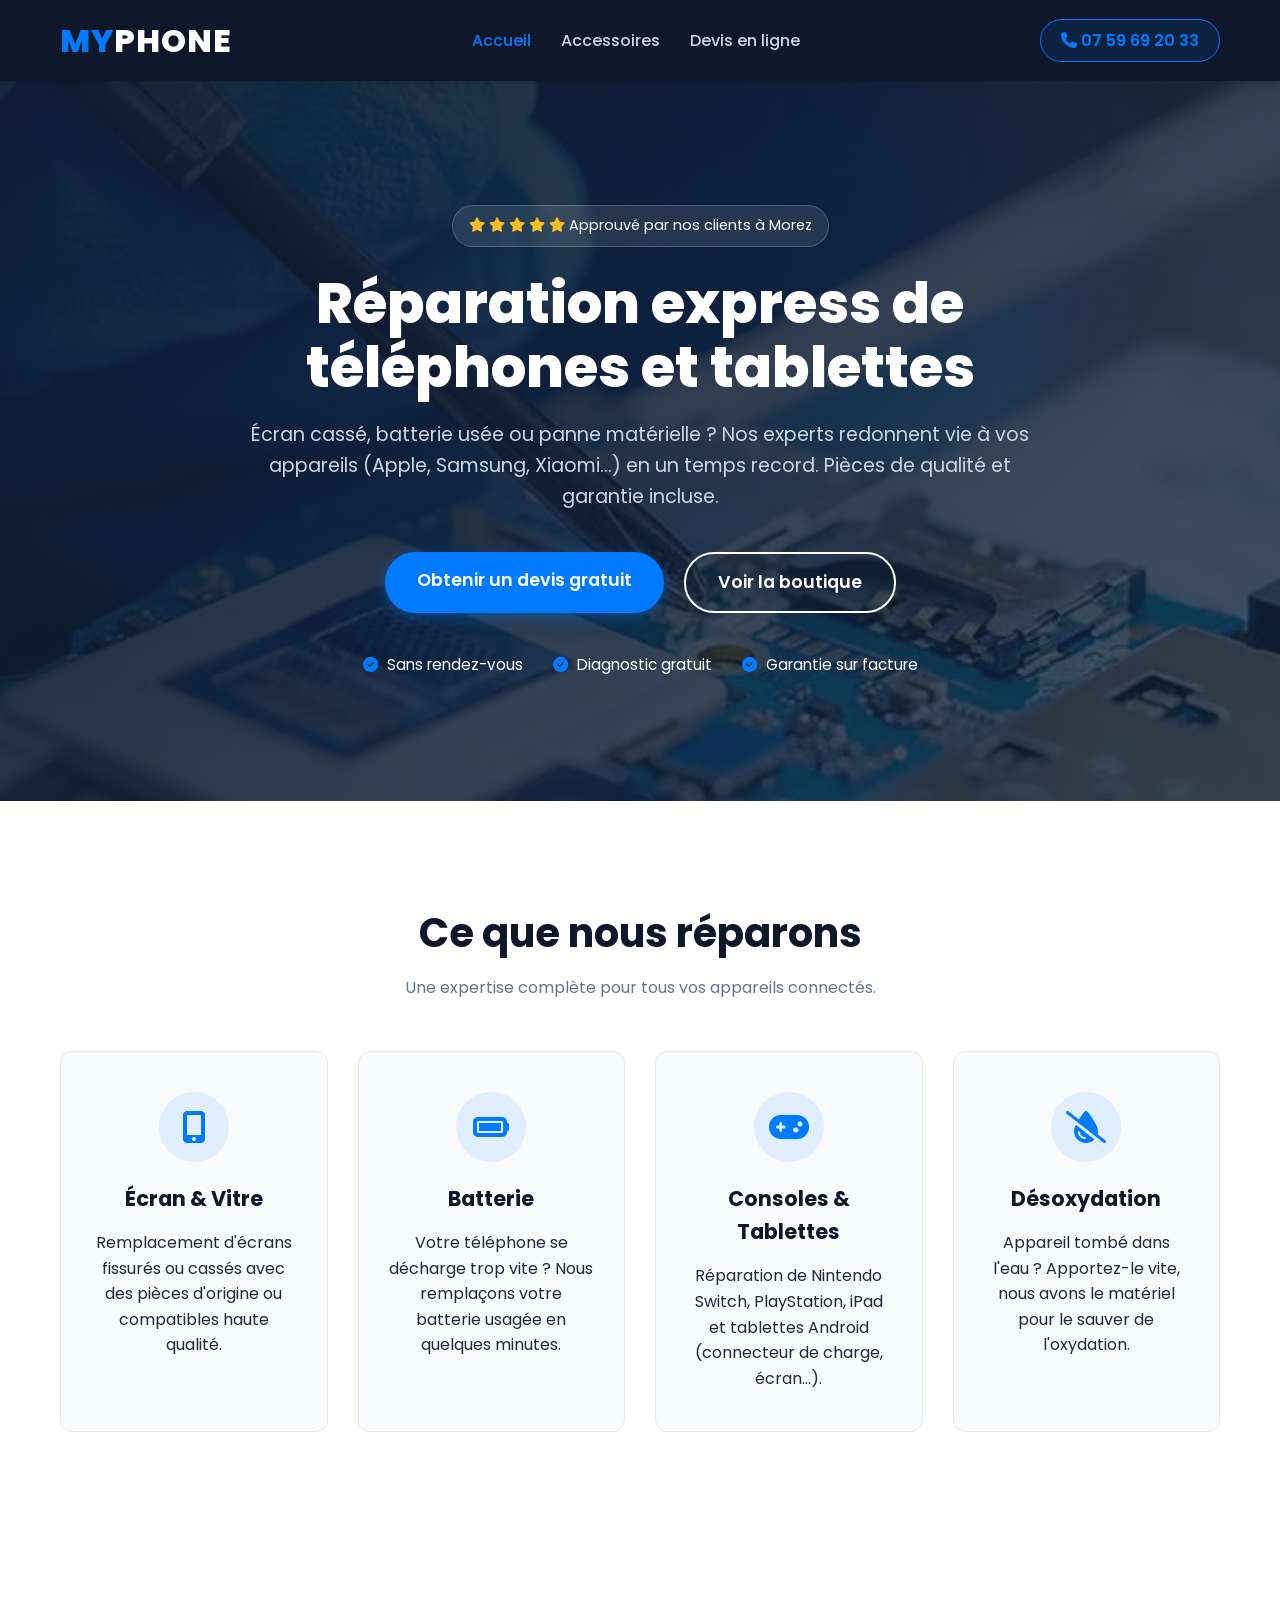
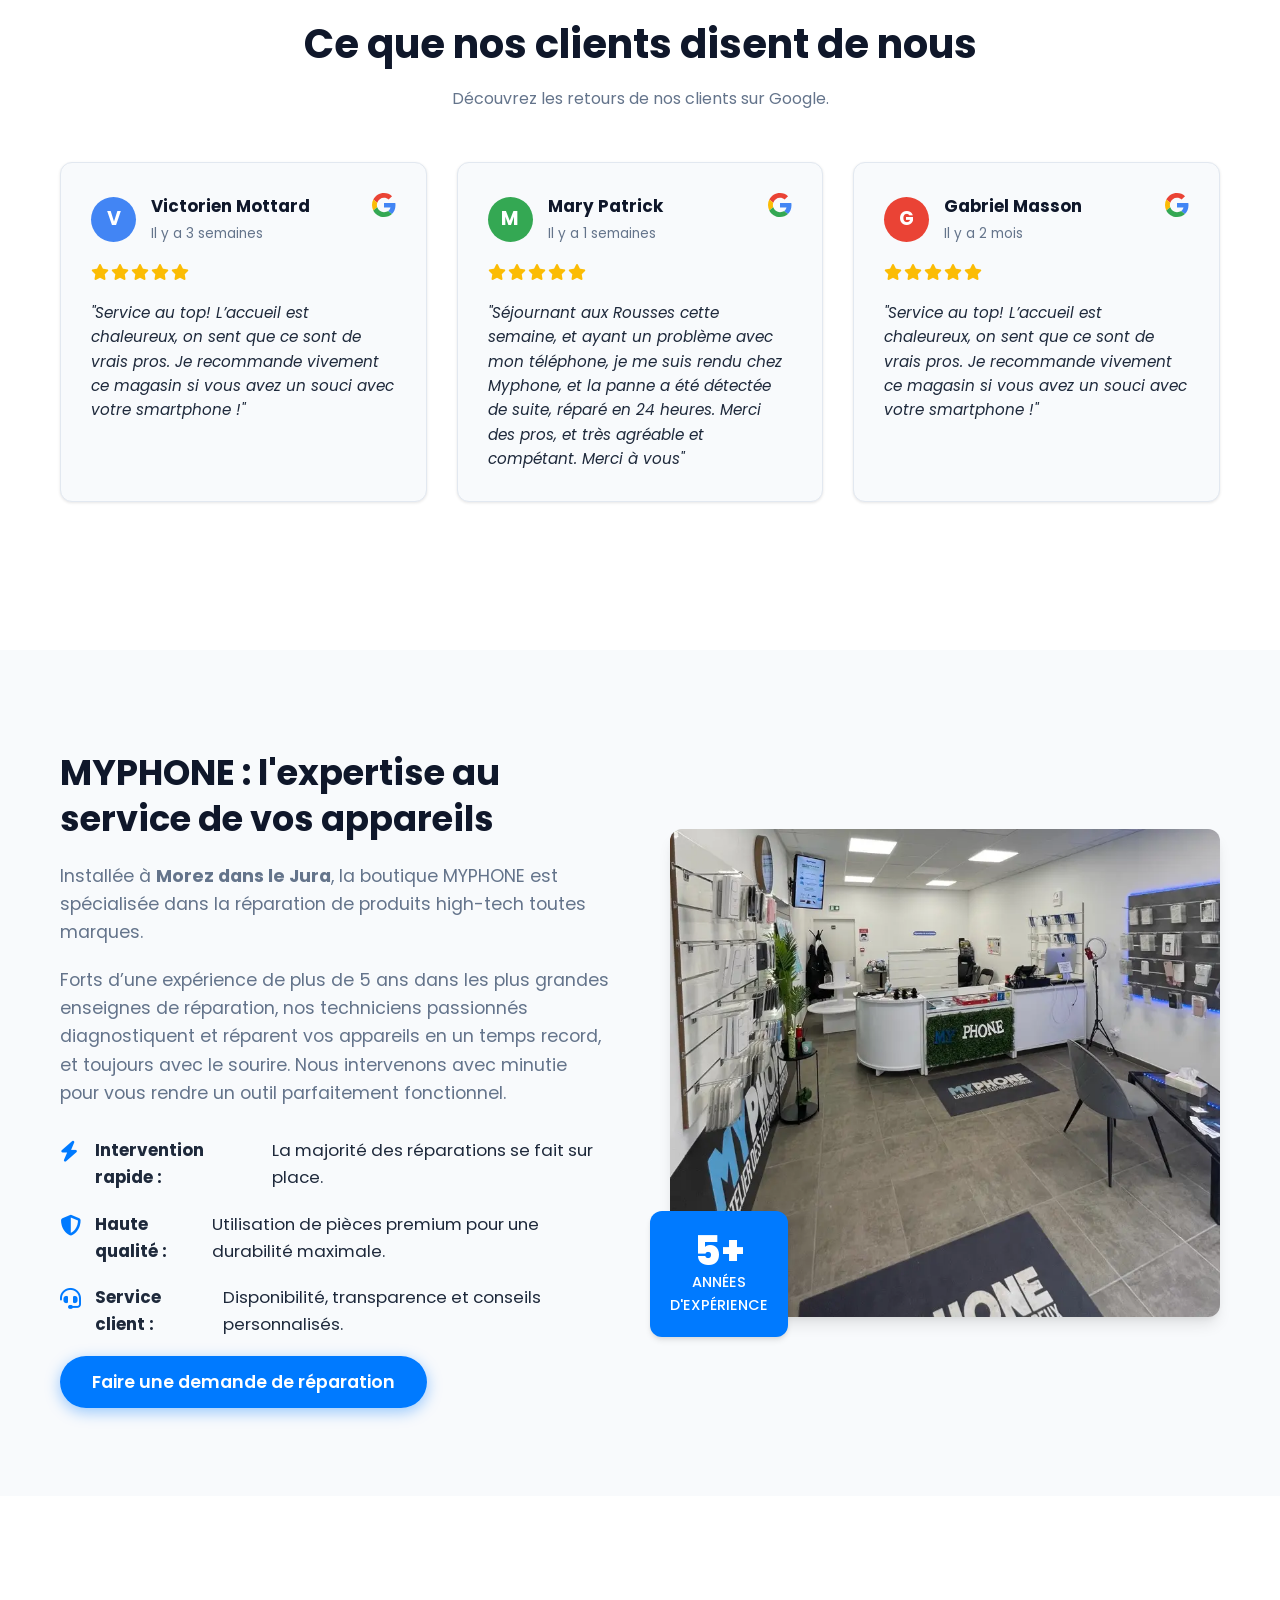
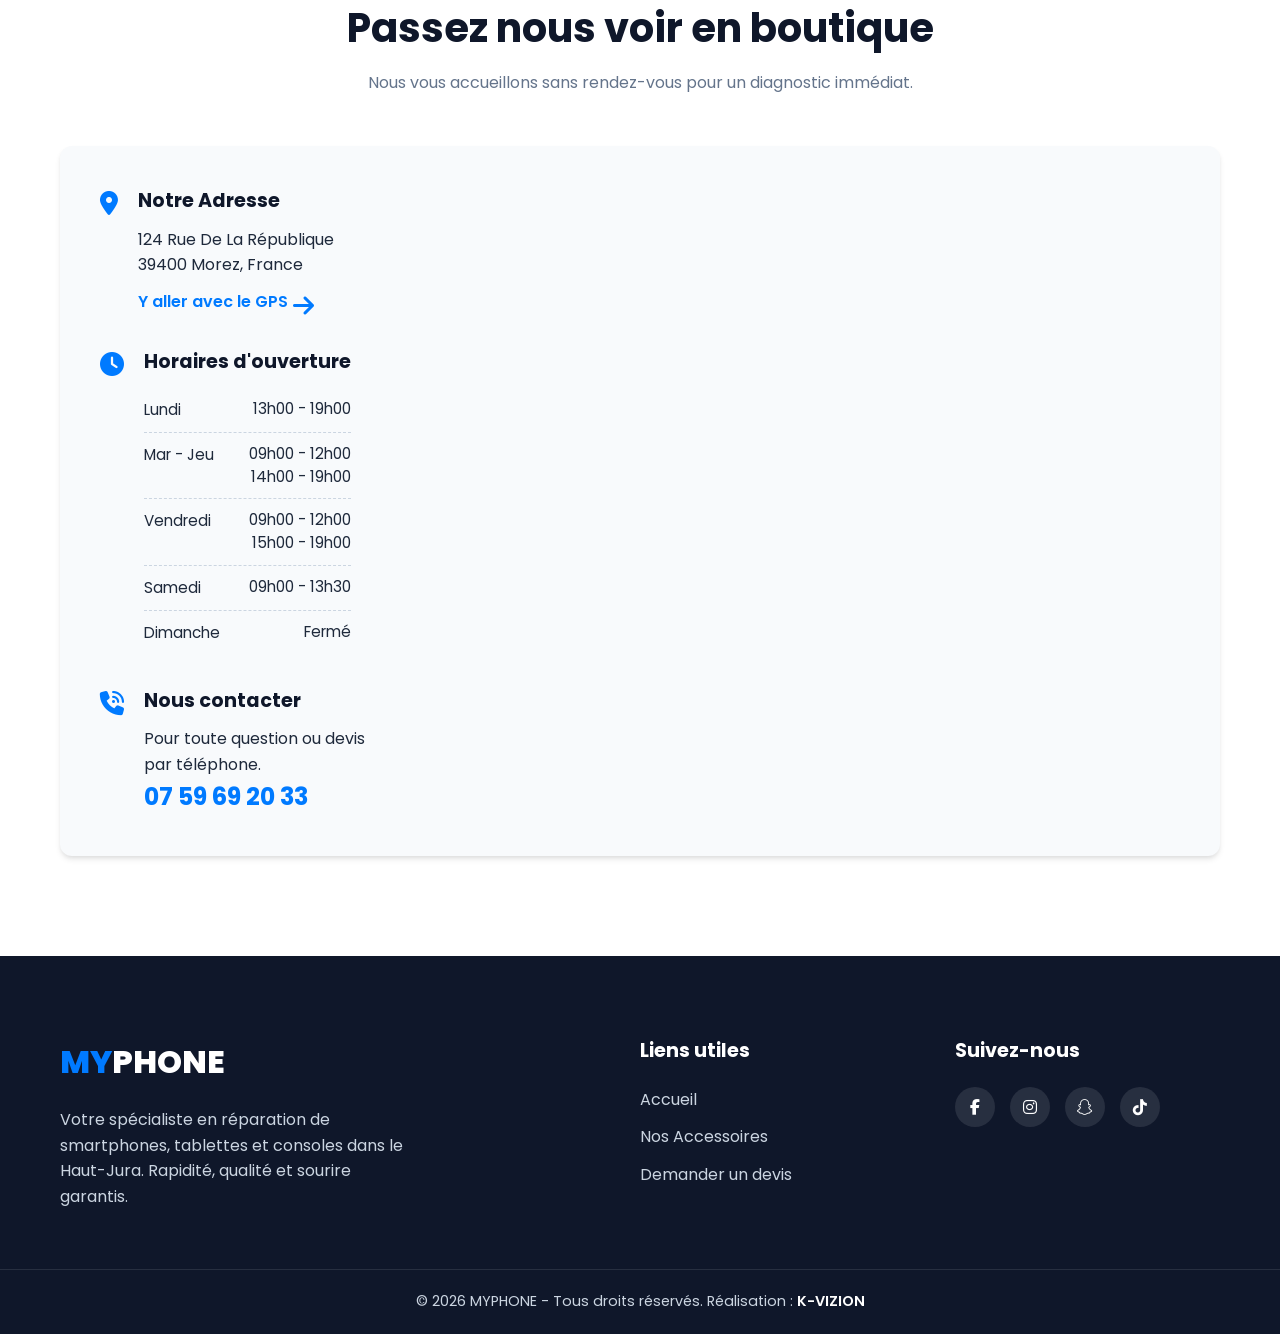
<file: index.html>
<!DOCTYPE html>
<html lang="fr">
<head>
    <meta charset="UTF-8">
    <meta name="viewport" content="width=device-width, initial-scale=1.0">
    <meta name="description" content="MyPhone à Morez : Réparation express de smartphones (Apple, Samsung, Xiaomi), tablettes et consoles. Devis gratuit, pièces de qualité et garantie incluse.">
    <meta name="keywords" content="réparation téléphone Morez, écran cassé, batterie smartphone, réparateur iPhone Jura, devis réparation téléphone, accessoires mobile MyPhone">
    <meta name="author" content="MyPhone">

    <meta property="og:title" content="MyPhone - Réparation de Téléphones à Morez (Jura)">
    <meta property="og:description" content="Écran cassé ? Batterie HS ? Réparation rapide et garantie de vos appareils avec MyPhone. Demandez votre devis gratuit !">
    <meta property="og:type" content="website">
    <meta property="og:url" content="https://www.myphone39.fr/">
    <meta property="og:image" content="img/myphone-partage.png">

    <title>Réparation Téléphone & Écran à Morez | MyPhone</title>
    <link rel="icon" type="image/png" href="img/M-2.png">

    <link rel="preconnect" href="https://fonts.googleapis.com">
    <link rel="preconnect" href="https://fonts.gstatic.com" crossorigin>
    <link href="https://fonts.googleapis.com/css2?family=Poppins:wght@300;400;500;600;700;800&display=swap" rel="stylesheet">
    <link rel="stylesheet" href="https://cdnjs.cloudflare.com/ajax/libs/font-awesome/6.7.2/css/all.min.css" crossorigin="anonymous" referrerpolicy="no-referrer" />

    <link rel="stylesheet" href="myphone.css">

    <script type="application/ld+json">
        {
            "@context": "https://schema.org",
            "@type": "ElectronicsRepair",
            "name": "MYPHONE",
            "image": "https://www.myphone39.fr/img/IMG_4738.webp",
            "url": "https://myphone39.fr/",
            "telephone": "+33759692033",
            "address": {
                "@type": "PostalAddress",
                "streetAddress": "124 Rue De La République",
                "addressLocality": "Morez",
                "postalCode": "39400",
                "addressCountry": "FR"
            },
            "aggregateRating": {
                "@type": "AggregateRating",
                "ratingValue": "5",
                "reviewCount": "85"
            },
            "priceRange": "$$"
        }
    </script>
</head>
<body>

<header class="navbar">
    <div class="nav-container">
        <a href="index.html" class="logo">
            <span class="blue">MY</span><span class="white">PHONE</span>
        </a>
        <nav>
            <ul>
                <li><a href="index.html" class="active">Accueil</a></li>
                <li><a href="accessoires-telephone.html">Accessoires</a></li>
                <li><a href="devis-reparation.html">Devis en ligne</a></li>
            </ul>
        </nav>
        <a href="tel:+33759692033" class="btn-call-header">
            <i class="fa-solid fa-phone"></i> 07 59 69 20 33
        </a>
    </div>
</header>

<main>
    <section class="hero">
        <div class="hero-overlay"></div>
        <div class="hero-content">
            <div class="trust-badge">
                <i class="fa-solid fa-star"></i>
                <i class="fa-solid fa-star"></i>
                <i class="fa-solid fa-star"></i>
                <i class="fa-solid fa-star"></i>
                <i class="fa-solid fa-star"></i>
                <span>Approuvé par nos clients à Morez</span>
            </div>
            <h1>Réparation express de téléphones et tablettes</h1>
            <p class="hero-subtitle">Écran cassé, batterie usée ou panne matérielle ? Nos experts redonnent vie à vos appareils (Apple, Samsung, Xiaomi...) en un temps record. Pièces de qualité et garantie incluse.</p>
            <div class="hero-actions">
                <a href="devis-reparation.html" class="btn-primary">Obtenir un devis gratuit</a>
                <a href="#localisation" class="btn-secondary">Voir la boutique</a>
            </div>
            <div class="hero-reassurance">
                <span><i class="fa-solid fa-check-circle"></i> Sans rendez-vous</span>
                <span><i class="fa-solid fa-check-circle"></i> Diagnostic gratuit</span>
                <span><i class="fa-solid fa-check-circle"></i> Garantie sur facture</span>
            </div>
        </div>
    </section>

    <section class="services-section">
        <div class="container">
            <div class="section-header">
                <h2>Ce que nous réparons</h2>
                <p class="text-secondary">Une expertise complète pour tous vos appareils connectés.</p>
            </div>
            <div class="services-grid">
                <div class="service-card">
                    <div class="service-icon"><i class="fa-solid fa-mobile-screen-button"></i></div>
                    <h3>Écran & Vitre</h3>
                    <p>Remplacement d'écrans fissurés ou cassés avec des pièces d'origine ou compatibles haute qualité.</p>
                </div>
                <div class="service-card">
                    <div class="service-icon"><i class="fa-solid fa-battery-full"></i></div>
                    <h3>Batterie</h3>
                    <p>Votre téléphone se décharge trop vite ? Nous remplaçons votre batterie usagée en quelques minutes.</p>
                </div>
                <div class="service-card">
                    <div class="service-icon"><i class="fa-solid fa-gamepad"></i></div>
                    <h3>Consoles & Tablettes</h3>
                    <p>Réparation de Nintendo Switch, PlayStation, iPad et tablettes Android (connecteur de charge, écran...).</p>
                </div>
                <div class="service-card">
                    <div class="service-icon"><i class="fa-solid fa-droplet-slash"></i></div>
                    <h3>Désoxydation</h3>
                    <p>Appareil tombé dans l'eau ? Apportez-le vite, nous avons le matériel pour le sauver de l'oxydation.</p>
                </div>
            </div>
        </div>
    </section>

    <section class="reviews-section">
        <div class="container">
            <div class="section-header">
                <h2>Ce que nos clients disent de nous</h2>
                <p class="text-secondary">Découvrez les retours de nos clients sur Google.</p>
            </div>

            <div class="reviews-grid">
                <div class="review-card">
                    <div class="review-header">
                        <div class="reviewer-info">
                            <div class="reviewer-avatar" style="background-color: #4285F4;">V</div>
                            <div>
                                <h4>Victorien Mottard</h4>
                                <span class="review-date">Il y a 3 semaines</span>
                            </div>
                        </div>
                        <svg class="google-logo" xmlns="http://www.w3.org/2000/svg" viewBox="0 0 48 48">
                            <path fill="#EA4335" d="M24 9.5c3.54 0 6.71 1.22 9.21 3.6l6.85-6.85C35.9 2.38 30.47 0 24 0 14.62 0 6.51 5.38 2.56 13.22l7.98 6.19C12.43 13.72 17.74 9.5 24 9.5z"/>
                            <path fill="#4285F4" d="M46.98 24.55c0-1.57-.15-3.09-.38-4.55H24v9.02h12.94c-.58 2.96-2.26 5.48-4.78 7.18l7.73 6c4.51-4.18 7.09-10.36 7.09-17.65z"/>
                            <path fill="#FBBC05" d="M10.53 28.59c-.48-1.45-.76-2.99-.76-4.59s.27-3.14.76-4.59l-7.98-6.19C.92 16.46 0 20.12 0 24c0 3.88.92 7.54 2.56 10.78l7.97-6.19z"/>
                            <path fill="#34A853" d="M24 48c6.48 0 11.93-2.13 15.89-5.81l-7.73-6c-2.15 1.45-4.92 2.3-8.16 2.3-6.26 0-11.57-4.22-13.47-9.91l-7.98 6.19C6.51 42.62 14.62 48 24 48z"/>
                        </svg>                    </div>
                    <div class="review-stars">
                        <i class="fa-solid fa-star"></i><i class="fa-solid fa-star"></i><i class="fa-solid fa-star"></i><i class="fa-solid fa-star"></i><i class="fa-solid fa-star"></i>
                    </div>
                    <p class="review-text">"Service au top! L’accueil est chaleureux, on sent que ce sont de vrais pros. Je recommande vivement ce magasin si vous avez un souci avec votre smartphone !"</p>
                </div>

                <div class="review-card">
                    <div class="review-header">
                        <div class="reviewer-info">
                            <div class="reviewer-avatar" style="background-color: #34A853;">M</div>
                            <div>
                                <h4>Mary Patrick</h4>
                                <span class="review-date">Il y a 1 semaines</span>
                            </div>
                        </div>
                        <svg class="google-logo" xmlns="http://www.w3.org/2000/svg" viewBox="0 0 48 48">
                            <path fill="#EA4335" d="M24 9.5c3.54 0 6.71 1.22 9.21 3.6l6.85-6.85C35.9 2.38 30.47 0 24 0 14.62 0 6.51 5.38 2.56 13.22l7.98 6.19C12.43 13.72 17.74 9.5 24 9.5z"/>
                            <path fill="#4285F4" d="M46.98 24.55c0-1.57-.15-3.09-.38-4.55H24v9.02h12.94c-.58 2.96-2.26 5.48-4.78 7.18l7.73 6c4.51-4.18 7.09-10.36 7.09-17.65z"/>
                            <path fill="#FBBC05" d="M10.53 28.59c-.48-1.45-.76-2.99-.76-4.59s.27-3.14.76-4.59l-7.98-6.19C.92 16.46 0 20.12 0 24c0 3.88.92 7.54 2.56 10.78l7.97-6.19z"/>
                            <path fill="#34A853" d="M24 48c6.48 0 11.93-2.13 15.89-5.81l-7.73-6c-2.15 1.45-4.92 2.3-8.16 2.3-6.26 0-11.57-4.22-13.47-9.91l-7.98 6.19C6.51 42.62 14.62 48 24 48z"/>
                        </svg>                    </div>
                    <div class="review-stars">
                        <i class="fa-solid fa-star"></i><i class="fa-solid fa-star"></i><i class="fa-solid fa-star"></i><i class="fa-solid fa-star"></i><i class="fa-solid fa-star"></i>
                    </div>
                    <p class="review-text">"Séjournant aux Rousses cette semaine, et ayant un problème avec mon téléphone, je me suis rendu chez Myphone, et la panne a été détectée de suite, réparé en 24 heures.
                        Merci des pros, et très agréable et compétant.
                        Merci à vous"</p>
                </div>

                <div class="review-card">
                    <div class="review-header">
                        <div class="reviewer-info">
                            <div class="reviewer-avatar" style="background-color: #EA4335;">G</div>
                            <div>
                                <h4>Gabriel Masson</h4>
                                <span class="review-date">Il y a 2 mois</span>
                            </div>
                        </div>
                        <svg class="google-logo" xmlns="http://www.w3.org/2000/svg" viewBox="0 0 48 48">
                            <path fill="#EA4335" d="M24 9.5c3.54 0 6.71 1.22 9.21 3.6l6.85-6.85C35.9 2.38 30.47 0 24 0 14.62 0 6.51 5.38 2.56 13.22l7.98 6.19C12.43 13.72 17.74 9.5 24 9.5z"/>
                            <path fill="#4285F4" d="M46.98 24.55c0-1.57-.15-3.09-.38-4.55H24v9.02h12.94c-.58 2.96-2.26 5.48-4.78 7.18l7.73 6c4.51-4.18 7.09-10.36 7.09-17.65z"/>
                            <path fill="#FBBC05" d="M10.53 28.59c-.48-1.45-.76-2.99-.76-4.59s.27-3.14.76-4.59l-7.98-6.19C.92 16.46 0 20.12 0 24c0 3.88.92 7.54 2.56 10.78l7.97-6.19z"/>
                            <path fill="#34A853" d="M24 48c6.48 0 11.93-2.13 15.89-5.81l-7.73-6c-2.15 1.45-4.92 2.3-8.16 2.3-6.26 0-11.57-4.22-13.47-9.91l-7.98 6.19C6.51 42.62 14.62 48 24 48z"/>
                        </svg>                    </div>
                    <div class="review-stars">
                        <i class="fa-solid fa-star"></i><i class="fa-solid fa-star"></i><i class="fa-solid fa-star"></i><i class="fa-solid fa-star"></i><i class="fa-solid fa-star"></i>
                    </div>
                    <p class="review-text">"Service au top! L’accueil est chaleureux, on sent que ce sont de vrais pros. Je recommande vivement ce magasin si vous avez un souci avec votre smartphone !"</p>
                </div>
            </div>

            <div class="reviews-action text-center mt-2">
                <a href="https://g.page/r/Ce8hU17P78vuEBM/review" target="_blank" rel="noopener noreferrer" class="btn-secondary">Voir tous nos avis sur Google</a>
            </div>
        </div>
    </section>

    <section class="about-section">
        <div class="container about-grid">
            <div class="about-text">
                <h2>MYPHONE : l'expertise au service de vos appareils</h2>
                <p class="text-secondary">Installée à <strong>Morez dans le Jura</strong>, la boutique MYPHONE est spécialisée dans la réparation de produits high-tech toutes marques.</p>
                <p class="text-secondary">Forts d’une expérience de plus de 5 ans dans les plus grandes enseignes de réparation, nos techniciens passionnés diagnostiquent et réparent vos appareils en un temps record, et toujours avec le sourire. Nous intervenons avec minutie pour vous rendre un outil parfaitement fonctionnel.</p>

                <ul class="benefits-list">
                    <li><i class="fa-solid fa-bolt blue"></i> <strong>Intervention rapide :</strong> La majorité des réparations se fait sur place.</li>
                    <li><i class="fa-solid fa-shield-halved blue"></i> <strong>Haute qualité :</strong> Utilisation de pièces premium pour une durabilité maximale.</li>
                    <li><i class="fa-solid fa-headset blue"></i> <strong>Service client :</strong> Disponibilité, transparence et conseils personnalisés.</li>
                </ul>

                <a href="devis-reparation.html" class="btn-primary mt-2">Faire une demande de réparation</a>
            </div>
            <div class="about-image">
                <img src="img/IMG_4738.webp" alt="Intérieur de la boutique MYPHONE à Morez" loading="lazy">
                <div class="experience-badge">
                    <span class="number">5+</span>
                    <span class="text">Années<br>d'expérience</span>
                </div>
            </div>
        </div>
    </section>

    <section id="localisation" class="contact-section">
        <div class="container">
            <div class="section-header">
                <h2>Passez nous voir en boutique</h2>
                <p class="text-secondary">Nous vous accueillons sans rendez-vous pour un diagnostic immédiat.</p>
            </div>
            <div class="contact-grid">
                <div class="info-panel">
                    <div class="info-block">
                        <i class="fa-solid fa-location-dot"></i>
                        <div>
                            <h3>Notre Adresse</h3>
                            <p>124 Rue De La République<br>39400 Morez, France</p>
                            <a href="https://maps.google.com/?cid=17207110475218887151&g_mp=Cidnb29nbGUubWFwcy5wbGFjZXMudjEuUGxhY2VzLlNlYXJjaFRleHQ" target="_blank" rel="noopener noreferrer" class="link-blue">Y aller avec le GPS <i class="fa-solid fa-arrow-right"></i></a>
                        </div>
                    </div>
                    <div class="info-block">
                        <i class="fa-solid fa-clock"></i>
                        <div>
                            <h3>Horaires d'ouverture</h3>
                            <ul class="hours-list">
                                <li><span>Lundi</span> <span class="hours-right">13h00 - 19h00</span></li>
                                <li><span>Mar - Jeu</span> <span class="hours-right">09h00 - 12h00<br>14h00 - 19h00</span></li>
                                <li><span>Vendredi</span> <span class="hours-right">09h00 - 12h00<br>15h00 - 19h00</span></li>
                                <li><span>Samedi</span> <span class="hours-right">09h00 - 13h30</span></li>
                                <li><span>Dimanche</span> <span class="hours-right">Fermé</span></li>
                            </ul>
                        </div>
                    </div>
                    <div class="info-block">
                        <i class="fa-solid fa-phone-volume"></i>
                        <div>
                            <h3>Nous contacter</h3>
                            <p>Pour toute question ou devis par téléphone.</p>
                            <a href="tel:+33759692033" class="phone-number">07 59 69 20 33</a>
                        </div>
                    </div>
                </div>
                <div class="map-panel">
                    <iframe src="https://maps.google.com/maps?q=MyPhone,%20124%20Rue%20De%20La%20R%C3%A9publique,%2039400%20Morez&t=&z=16&ie=UTF8&iwloc=&output=embed"
                            width="100%"
                            height="100%"
                            style="border:0;"
                            allowfullscreen=""
                            loading="lazy"
                            referrerpolicy="no-referrer-when-downgrade"
                            title="Localisation de la boutique MyPhone à Morez">
                    </iframe>
                </div>
            </div>
        </div>
    </section>
</main>

<footer>
    <div class="container footer-grid">
        <div class="footer-brand">
            <div class="logo-footer"><span class="blue">MY</span><span class="white">PHONE</span></div>
            <p>Votre spécialiste en réparation de smartphones, tablettes et consoles dans le Haut-Jura. Rapidité, qualité et sourire garantis.</p>
        </div>
        <div class="footer-links">
            <h3>Liens utiles</h3>
            <ul>
                <li><a href="index.html">Accueil</a></li>
                <li><a href="accessoires-telephone.html">Nos Accessoires</a></li>
                <li><a href="devis-reparation.html">Demander un devis</a></li>
            </ul>
        </div>
        <div class="footer-social">
            <h3>Suivez-nous</h3>
            <div class="social-icons">
                <a href="https://www.facebook.com/share/12JsRXMVW53/?mibextid=wwXIfr" target="_blank" aria-label="Facebook"><i class="fab fa-facebook-f"></i></a>
                <a href="https://www.instagram.com/myphone_394?igsh=MWI0NWZuZnIzbXgwag==" target="_blank" aria-label="Instagram"><i class="fab fa-instagram"></i></a>
                <a href="https://www.snapchat.com/add/m_phone39" target="_blank" aria-label="Snapchat"><i class="fab fa-snapchat"></i></a>
                <a href="https://www.tiktok.com/@myphone39400?_t=ZN-8ucRK1ahuGE&_r=1" target="_blank" aria-label="TikTok"><i class="fab fa-tiktok"></i></a>
            </div>
        </div>
    </div>
    <div class="footer-bottom">
        <p>
            © 2026 MYPHONE - Tous droits réservés. <br class="mobile-break">
            Réalisation : <a href="https://k-vizion.fr/" target="_blank" rel="noopener" class="agency-link">K-VIZION</a>
        </p>
    </div>
</footer>

</body>
</html>
</file>
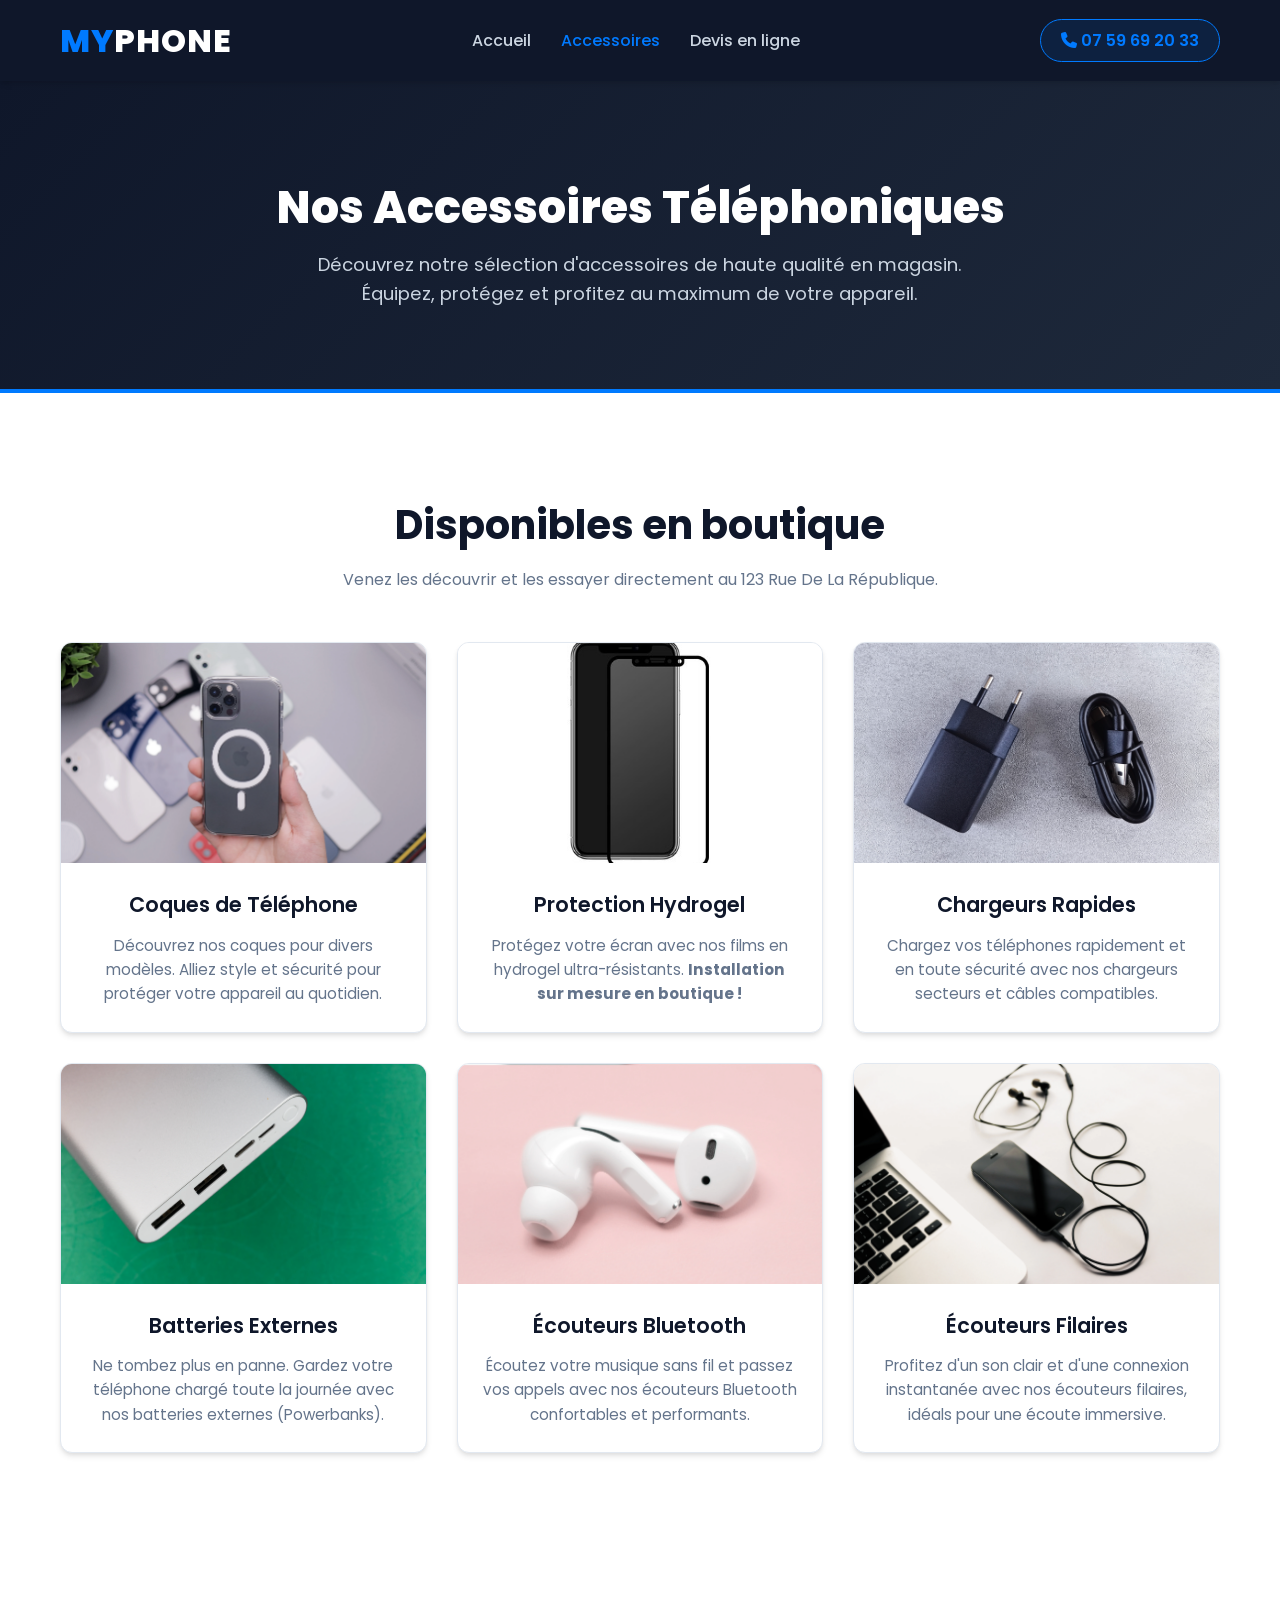
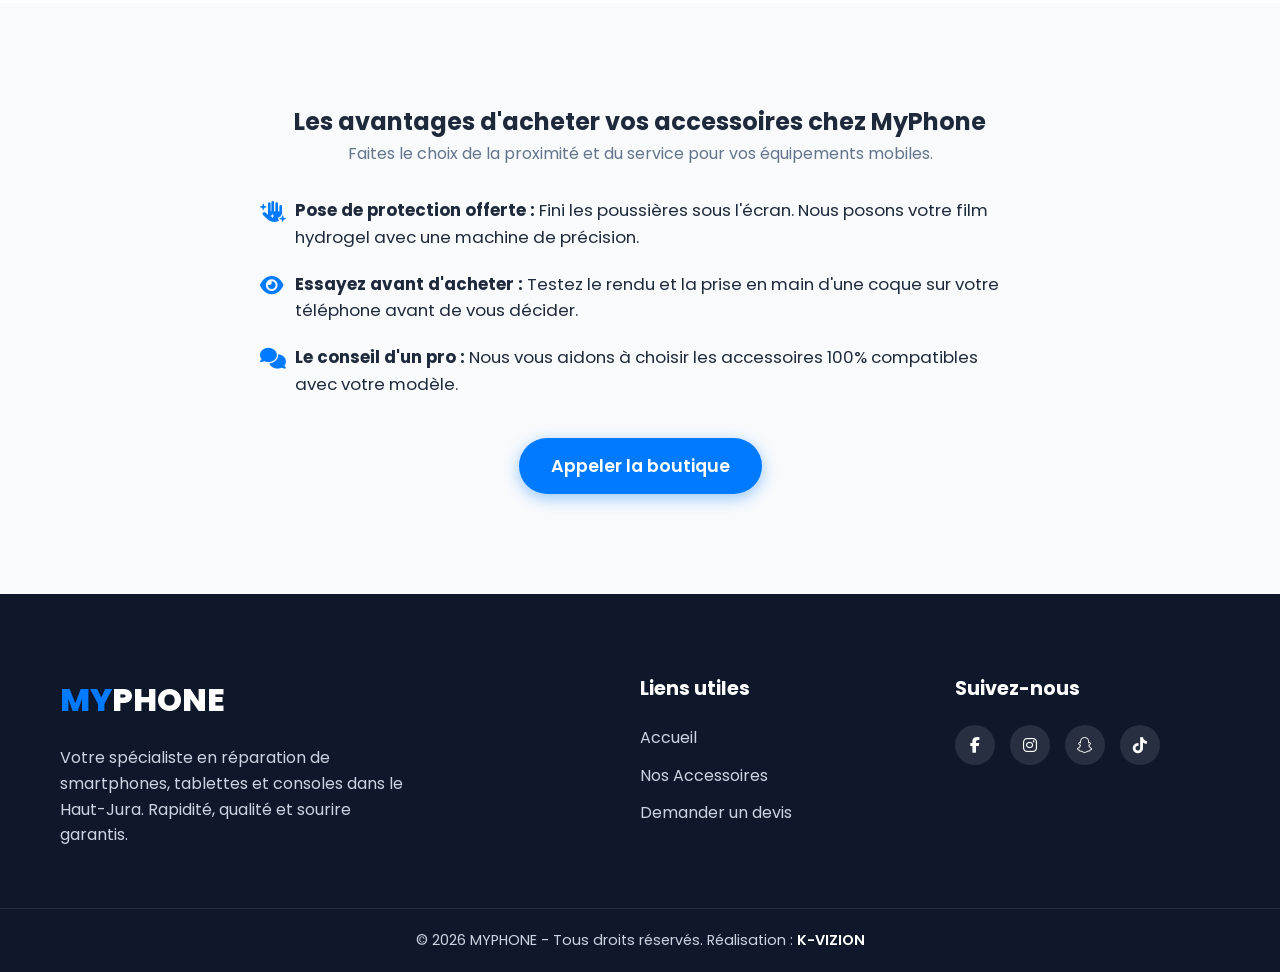
<file: accessoires-telephone.html>
<!DOCTYPE html>
<html lang="fr">
<head>
    <meta charset="UTF-8">
    <meta name="viewport" content="width=device-width, initial-scale=1.0">
    <meta name="description" content="Découvrez notre sélection d'accessoires pour téléphone chez MyPhone à Morez : coques, chargeurs, films hydrogel, batteries externes et écouteurs.">
    <meta name="keywords" content="accessoires téléphone Morez, coque smartphone, film hydrogel, chargeur rapide, écouteurs bluetooth, batterie externe, protection téléphone Jura">
    <meta name="author" content="MyPhone">

    <meta property="og:title" content="MyPhone - Accessoires & Protections pour Téléphones">
    <meta property="og:description" content="Coques, films hydrogel avec pose gratuite, chargeurs et audio. Équipez votre smartphone chez MyPhone à Morez.">
    <meta property="og:type" content="website">
    <meta property="og:url" content="https://www.myphone39.fr/accessoires-telephone.html">
    <meta property="og:image" content="img/myphone-partage.png">

    <title>Accessoires et Protections Téléphone à Morez | MyPhone</title>
    <link rel="icon" type="image/png" href="img/M-2.png">

    <link rel="preconnect" href="https://fonts.googleapis.com">
    <link rel="preconnect" href="https://fonts.gstatic.com" crossorigin>
    <link href="https://fonts.googleapis.com/css2?family=Poppins:wght@300;400;500;600;700;800&display=swap" rel="stylesheet">
    <link rel="stylesheet" href="https://cdnjs.cloudflare.com/ajax/libs/font-awesome/6.7.2/css/all.min.css" crossorigin="anonymous" referrerpolicy="no-referrer" />

    <link rel="stylesheet" href="myphone.css">
</head>
<body>

<header class="navbar">
    <div class="nav-container">
        <a href="index.html" class="logo">
            <span class="blue">MY</span><span class="white">PHONE</span>
        </a>
        <nav>
            <ul>
                <li><a href="index.html">Accueil</a></li>
                <li><a href="accessoires-telephone.html" class="active">Accessoires</a></li>
                <li><a href="devis-reparation.html">Devis en ligne</a></li>
            </ul>
        </nav>
        <a href="tel:+33759692033" class="btn-call-header">
            <i class="fa-solid fa-phone"></i> 07 59 69 20 33
        </a>
    </div>
</header>

<main>
    <section class="page-header">
        <div class="container text-center">
            <h1>Nos Accessoires Téléphoniques</h1>
            <p class="page-subtitle">Découvrez notre sélection d'accessoires de haute qualité en magasin. Équipez, protégez et profitez au maximum de votre appareil.</p>
        </div>
    </section>

    <section class="services-section">
        <div class="container">
            <div class="section-header">
                <h2>Disponibles en boutique</h2>
                <p class="text-secondary">Venez les découvrir et les essayer directement au 123 Rue De La République.</p>
            </div>

            <div class="products-grid">
                <div class="product-card">
                    <div class="product-img-wrapper">
                        <img src="img/coque.webp" alt="Coques de téléphones" loading="lazy">
                    </div>
                    <div class="product-content">
                        <h3>Coques de Téléphone</h3>
                        <p>Découvrez nos coques pour divers modèles. Alliez style et sécurité pour protéger votre appareil au quotidien.</p>
                    </div>
                </div>

                <div class="product-card">
                    <div class="product-img-wrapper">
                        <img src="img/ecranprotect.jpeg" alt="Écrans de protection en hydrogel" loading="lazy">
                    </div>
                    <div class="product-content">
                        <h3>Protection Hydrogel</h3>
                        <p>Protégez votre écran avec nos films en hydrogel ultra-résistants. <strong>Installation sur mesure en boutique !</strong></p>
                    </div>
                </div>

                <div class="product-card">
                    <div class="product-img-wrapper">
                        <img src="img/chargeur.webp" alt="Chargeurs de téléphones" loading="lazy">
                    </div>
                    <div class="product-content">
                        <h3>Chargeurs Rapides</h3>
                        <p>Chargez vos téléphones rapidement et en toute sécurité avec nos chargeurs secteurs et câbles compatibles.</p>
                    </div>
                </div>

                <div class="product-card">
                    <div class="product-img-wrapper">
                        <img src="img/powerbank.webp" alt="Batteries externes" loading="lazy">
                    </div>
                    <div class="product-content">
                        <h3>Batteries Externes</h3>
                        <p>Ne tombez plus en panne. Gardez votre téléphone chargé toute la journée avec nos batteries externes (Powerbanks).</p>
                    </div>
                </div>

                <div class="product-card">
                    <div class="product-img-wrapper">
                        <img src="img/airpod.webp" alt="Écouteurs Bluetooth" loading="lazy">
                    </div>
                    <div class="product-content">
                        <h3>Écouteurs Bluetooth</h3>
                        <p>Écoutez votre musique sans fil et passez vos appels avec nos écouteurs Bluetooth confortables et performants.</p>
                    </div>
                </div>

                <div class="product-card">
                    <div class="product-img-wrapper">
                        <img src="img/ecouteurfil.webp" alt="Écouteurs filaires" loading="lazy">
                    </div>
                    <div class="product-content">
                        <h3>Écouteurs Filaires</h3>
                        <p>Profitez d'un son clair et d'une connexion instantanée avec nos écouteurs filaires, idéals pour une écoute immersive.</p>
                    </div>
                </div>
            </div>
        </div>
    </section>

    <section class="about-section">
        <div class="container mobile-clean">
            <h2>Les avantages d'acheter vos accessoires chez MyPhone</h2>
            <p class="text-secondary">Faites le choix de la proximité et du service pour vos équipements mobiles.</p>

            <ul class="benefits-list">
                <li>
                    <i class="fa-solid fa-hand-sparkles blue"></i>
                    <span><strong>Pose de protection offerte :</strong> Fini les poussières sous l'écran. Nous posons votre film hydrogel avec une machine de précision.</span>
                </li>
                <li>
                    <i class="fa-solid fa-eye blue"></i>
                    <span><strong>Essayez avant d'acheter :</strong> Testez le rendu et la prise en main d'une coque sur votre téléphone avant de vous décider.</span>
                </li>
                <li>
                    <i class="fa-solid fa-comments blue"></i>
                    <span><strong>Le conseil d'un pro :</strong> Nous vous aidons à choisir les accessoires 100% compatibles avec votre modèle.</span>
                </li>
            </ul>

            <a href="tel:+33759692033" class="btn-primary mt-2">Appeler la boutique</a>
        </div>
    </section>
</main>

<footer>
    <div class="container footer-grid">
        <div class="footer-brand">
            <div class="logo-footer"><span class="blue">MY</span><span class="white">PHONE</span></div>
            <p>Votre spécialiste en réparation de smartphones, tablettes et consoles dans le Haut-Jura. Rapidité, qualité et sourire garantis.</p>
        </div>
        <div class="footer-links">
            <h3>Liens utiles</h3>
            <ul>
                <li><a href="index.html">Accueil</a></li>
                <li><a href="accessoires-telephone.html">Nos Accessoires</a></li>
                <li><a href="devis-reparation.html">Demander un devis</a></li>
            </ul>
        </div>
        <div class="footer-social">
            <h3>Suivez-nous</h3>
            <div class="social-icons">
                <a href="https://www.facebook.com/share/12JsRXMVW53/?mibextid=wwXIfr" target="_blank" aria-label="Facebook"><i class="fab fa-facebook-f"></i></a>
                <a href="https://www.instagram.com/myphone_394?igsh=MWI0NWZuZnIzbXgwag==" target="_blank" aria-label="Instagram"><i class="fab fa-instagram"></i></a>
                <a href="https://www.snapchat.com/add/m_phone39" target="_blank" aria-label="Snapchat"><i class="fab fa-snapchat"></i></a>
                <a href="https://www.tiktok.com/@myphone39400?_t=ZN-8ucRK1ahuGE&_r=1" target="_blank" aria-label="TikTok"><i class="fab fa-tiktok"></i></a>
            </div>
        </div>
    </div>
    <div class="footer-bottom">
        <p>
            © 2026 MYPHONE - Tous droits réservés. <br class="mobile-break">
            Réalisation : <a href="https://k-vizion.fr/" target="_blank" rel="noopener" class="agency-link">K-VIZION</a>
        </p>
    </div>
</footer>

</body>
</html>
</file>
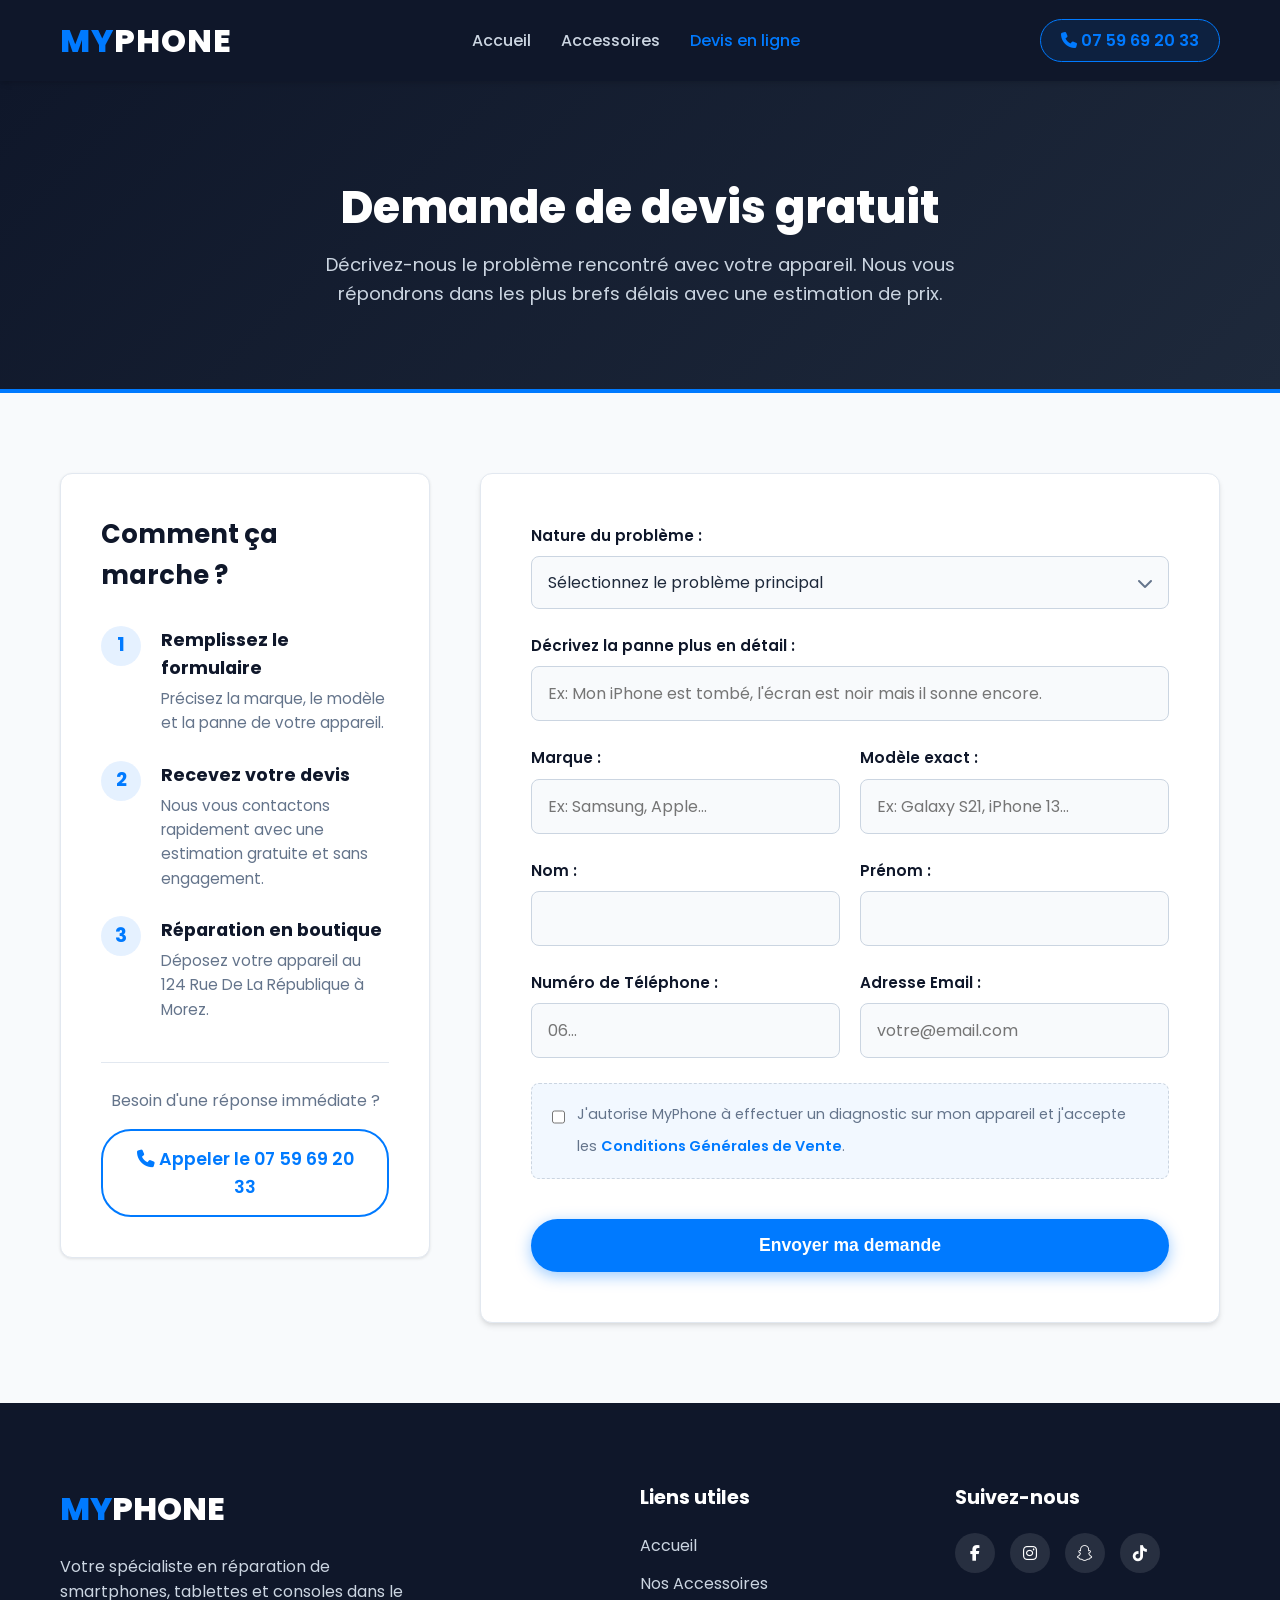
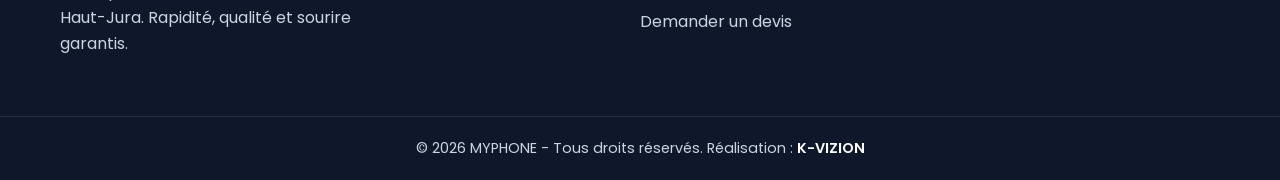
<file: devis-reparation.html>
<!DOCTYPE html>
<html lang="fr">
<head>
    <meta charset="UTF-8">
    <meta name="viewport" content="width=device-width, initial-scale=1.0">
    <meta name="description" content="Obtenez un devis gratuit pour la réparation de votre téléphone, tablette ou console à Morez. MyPhone vous propose des réparations rapides et garanties.">
    <title>Demande de devis réparation téléphone à Morez | MyPhone</title>
    <link rel="icon" type="image/png" href="img/M-2.png">

    <link rel="preconnect" href="https://fonts.googleapis.com">
    <link rel="preconnect" href="https://fonts.gstatic.com" crossorigin>
    <link href="https://fonts.googleapis.com/css2?family=Poppins:wght@300;400;500;600;700;800&display=swap" rel="stylesheet">
    <link rel="stylesheet" href="https://cdnjs.cloudflare.com/ajax/libs/font-awesome/6.7.2/css/all.min.css" crossorigin="anonymous" referrerpolicy="no-referrer" />

    <link rel="stylesheet" href="myphone.css">
    <link rel="stylesheet" href="devis-reparation.css">
</head>
<body>

<header class="navbar">
    <div class="nav-container">
        <a href="index.html" class="logo">
            <span class="blue">MY</span><span class="white">PHONE</span>
        </a>
        <nav>
            <ul>
                <li><a href="index.html">Accueil</a></li>
                <li><a href="accessoires-telephone.html">Accessoires</a></li>
                <li><a href="devis-reparation.html" class="active">Devis en ligne</a></li>
            </ul>
        </nav>
        <a href="tel:+33759692033" class="btn-call-header">
            <i class="fa-solid fa-phone"></i> 07 59 69 20 33
        </a>
    </div>
</header>

<main>
    <section class="page-header">
        <div class="container text-center">
            <h1>Demande de devis gratuit</h1>
            <p class="page-subtitle">Décrivez-nous le problème rencontré avec votre appareil. Nous vous répondrons dans les plus brefs délais avec une estimation de prix.</p>
        </div>
    </section>

    <section class="form-section">
        <div class="container form-container-wrapper">

            <div class="form-info-panel">
                <h2>Comment ça marche ?</h2>
                <ul class="steps-list">
                    <li>
                        <div class="step-number">1</div>
                        <div class="step-text">
                            <strong>Remplissez le formulaire</strong>
                            <p>Précisez la marque, le modèle et la panne de votre appareil.</p>
                        </div>
                    </li>
                    <li>
                        <div class="step-number">2</div>
                        <div class="step-text">
                            <strong>Recevez votre devis</strong>
                            <p>Nous vous contactons rapidement avec une estimation gratuite et sans engagement.</p>
                        </div>
                    </li>
                    <li>
                        <div class="step-number">3</div>
                        <div class="step-text">
                            <strong>Réparation en boutique</strong>
                            <p>Déposez votre appareil au 124 Rue De La République à Morez.</p>
                        </div>
                    </li>
                </ul>

                <div class="contact-direct">
                    <p>Besoin d'une réponse immédiate ?</p>
                    <a href="tel:+33759692033" class="btn-secondary"><i class="fa-solid fa-phone"></i> Appeler le 07 59 69 20 33</a>
                </div>
            </div>

            <div class="form-box">
                <form action="envoi_devis.php" method="POST" class="custom-form">

                    <div class="form-row">
                        <div class="form-group full-width">
                            <label for="issue_type">Nature du problème :</label>
                            <div class="select-wrapper">
                                <select id="issue_type" name="issue_type" required>
                                    <option value="" disabled selected>Sélectionnez le problème principal</option>
                                    <option value="ecran">Écran cassé / Tactile</option>
                                    <option value="batterie">Batterie qui se décharge vite</option>
                                    <option value="connectique">Problème de charge (Connecteur)</option>
                                    <option value="camera">Caméra / Appareil photo</option>
                                    <option value="haut_parleur">Haut-parleur / Micro</option>
                                    <option value="bouton">Boutons (Volume, Allumage)</option>
                                    <option value="vitre_arriere">Vitre arrière cassée</option>
                                    <option value="autre">Autre problème</option>
                                </select>
                                <i class="fa-solid fa-chevron-down select-icon"></i>
                            </div>
                        </div>
                    </div>

                    <div class="form-row">
                        <div class="form-group full-width">
                            <label for="description">Décrivez la panne plus en détail :</label>
                            <input type="text" id="description" name="description" placeholder="Ex: Mon iPhone est tombé, l'écran est noir mais il sonne encore." required>
                        </div>
                    </div>

                    <div class="form-row split-row">
                        <div class="form-group">
                            <label for="marque">Marque :</label>
                            <input type="text" id="marque" name="marque" placeholder="Ex: Samsung, Apple..." required>
                        </div>
                        <div class="form-group">
                            <label for="modele">Modèle exact :</label>
                            <input type="text" id="modele" name="modele" placeholder="Ex: Galaxy S21, iPhone 13..." required>
                        </div>
                    </div>

                    <div class="form-row split-row">
                        <div class="form-group">
                            <label for="nom">Nom :</label>
                            <input type="text" id="nom" name="nom" required>
                        </div>
                        <div class="form-group">
                            <label for="prenom">Prénom :</label>
                            <input type="text" id="prenom" name="prenom" required>
                        </div>
                    </div>

                    <div class="form-row split-row">
                        <div class="form-group">
                            <label for="telephone">Numéro de Téléphone :</label>
                            <input type="tel" id="telephone" name="telephone" placeholder="06..." required>
                        </div>
                        <div class="form-group">
                            <label for="email">Adresse Email :</label>
                            <input type="email" id="email" name="email" placeholder="votre@email.com" required>
                        </div>
                    </div>

                    <div class="form-row">
                        <div class="checkbox-wrapper">
                            <input type="checkbox" id="autorisation" name="autorisation" required>
                            <label for="autorisation">
                                J'autorise MyPhone à effectuer un diagnostic sur mon appareil et j'accepte les
                                <span id="open-cgv" class="link-blue">Conditions Générales de Vente</span>.
                            </label>
                        </div>
                    </div>

                    <button type="submit" class="btn-primary submit-btn">Envoyer ma demande</button>
                </form>
            </div>

        </div>
    </section>
</main>

<div id="cgv-modal" class="modal-overlay">
    <div class="modal-content">
        <span id="close-cgv" class="close-btn"><i class="fa-solid fa-xmark"></i></span>
        <h2>Conditions générales de vente</h2>
        <div class="cgv-text">
            <p><strong>Dernière mise à jour : 11/03/2026</strong></p>
            <p>Les présentes Conditions Générales de Vente et de Service (CGV) régissent les relations contractuelles entre la boutique MYPHONE, située au 124 Rue De La République, 39400 Morez, et toute personne physique ou morale (ci-après "le Client") confiant un appareil pour réparation ou demandant un devis.</p>

            <h3>Article 1 - Objet et acceptation</h3>
            <p>La remise d'un appareil pour diagnostic ou réparation, ainsi que la signature ou l'acceptation d'un devis (y compris électronique), implique l'acceptation sans réserve des présentes CGV par le Client.</p>

            <h3>Article 2 - Devis et Diagnostic</h3>
            <p>MYPHONE s'engage à fournir un devis gratuit avant toute intervention payante. Le devis est établi sur la base des déclarations du Client et d'un contrôle visuel externe. Si, lors du démontage, des dommages internes supplémentaires ou non déclarés sont découverts (oxydation, composants arrachés, réparations antérieures non conformes), MYPHONE suspendra l'intervention et proposera un nouveau devis. Le Client restera libre de l'accepter ou de le refuser.</p>

            <h3>Article 3 - Sauvegarde des données et Confidentialité</h3>
            <p><strong>Il est de la responsabilité exclusive du Client d'effectuer une sauvegarde complète de ses données (contacts, photos, applications, mots de passe) AVANT de confier son appareil à MYPHONE.</strong></p>
            <p>Lors de certaines interventions, une perte de données ou une réinitialisation de l'appareil peut subvenir. MYPHONE décline toute responsabilité en cas de perte, altération ou destruction des données stockées sur l'appareil. Dans le cadre de notre politique de confidentialité, MYPHONE s'engage à ne jamais consulter, copier ou conserver les données personnelles du Client présentes sur l'appareil, sauf nécessité technique absolue avec l'accord explicite du Client.</p>

            <h3>Article 4 - Oxydation et Vices cachés</h3>
            <p>Les appareils ayant subi un contact avec un liquide (oxydation) ou des chocs violents présentent un risque élevé de pannes soudaines ou de dysfonctionnements en chaîne. MYPHONE décline toute responsabilité si un appareil s'éteint définitivement, perd certaines fonctionnalités (comme le Face ID ou le Touch ID) ou devient inutilisable pendant ou après le démontage, lorsque celui-ci présente des traces d'oxydation, de torsion de châssis ou de dommages internes antérieurs à la prise en charge.</p>

            <h3>Article 5 - Codes d'accès et Verrouillage</h3>
            <p>Pour effectuer les tests nécessaires avant et après la réparation (tactile, caméras, réseau, son), le Client doit fournir le code de déverrouillage de l'appareil. Si le Client refuse de fournir ce code ou de désactiver les sécurités, MYPHONE ne pourra tester pleinement l'appareil et ne pourra être tenu responsable d'un éventuel dysfonctionnement non détecté. Les mots de passe fournis sont strictement confidentiels.</p>

            <h3>Article 6 - Tarifs et Modalités de paiement</h3>
            <p>Les tarifs applicables sont ceux en vigueur au moment de l'acceptation du devis. Le règlement s'effectue au comptant lors de la restitution de l'appareil réparé (sauf acompte exigé pour la commande de pièces spécifiques). En cas de refus de paiement, MYPHONE se réserve le droit d'exercer un droit de rétention sur l'appareil jusqu'au règlement intégral de la facture, conformément à l'article 2286 du Code civil.</p>

            <h3>Article 7 - Garanties des réparations</h3>
            <p>Les pièces remplacées par MYPHONE sont garanties contre tout défaut de fabrication pour une durée spécifiée sur la facture (généralement de 3 à 6 mois). Cette garantie se limite à l'échange de la pièce défectueuse posée par nos soins.</p>
            <p><strong>La garantie s'annule immédiatement dans les cas suivants :</strong></p>
            <ul>
                <li>Nouvelle casse, fissure ou rayure profonde sur un écran remplacé.</li>
                <li>Dommage causé par un contact avec un liquide (eau, humidité).</li>
                <li>Tentative de réparation ultérieure par le Client ou un tiers.</li>
                <li>Utilisation d'accessoires non conformes (ex: chargeur défectueux endommageant une batterie neuve).</li>
            </ul>

            <h3>Article 8 - Appareils non réclamés (Abandon)</h3>
            <p>Le Client est informé par téléphone, SMS ou e-mail lorsque son appareil est prêt. Conformément à la loi du 31 décembre 1903 (modifiée), tout appareil non réclamé dans un délai de <strong>un (1) an</strong> à compter de la date de dépôt sera considéré comme définitivement abandonné. MYPHONE pourra alors en disposer librement (destruction, recyclage ou revente pour couvrir les frais engagés), sans que le Client ne puisse réclamer une quelconque indemnisation.</p>

            <h3>Article 9 - Litiges</h3>
            <p>Les présentes CGV sont soumises au droit français. En cas de litige, une solution amiable sera recherchée en priorité. À défaut d'accord, le tribunal compétent sera celui du siège social de MYPHONE (Tribunal de Lons-le-Saunier), sauf disposition légale contraire pour les particuliers.</p>
        </div>
    </div>
</div>

<footer>
    <div class="container footer-grid">
        <div class="footer-brand">
            <div class="logo-footer"><span class="blue">MY</span><span class="white">PHONE</span></div>
            <p>Votre spécialiste en réparation de smartphones, tablettes et consoles dans le Haut-Jura. Rapidité, qualité et sourire garantis.</p>
        </div>
        <div class="footer-links">
            <h3>Liens utiles</h3>
            <ul>
                <li><a href="index.html">Accueil</a></li>
                <li><a href="accessoires-telephone.html">Nos Accessoires</a></li>
                <li><a href="devis-reparation.html">Demander un devis</a></li>
            </ul>
        </div>
        <div class="footer-social">
            <h3>Suivez-nous</h3>
            <div class="social-icons">
                <a href="https://www.facebook.com/share/12JsRXMVW53/?mibextid=wwXIfr" target="_blank" aria-label="Facebook"><i class="fab fa-facebook-f"></i></a>
                <a href="https://www.instagram.com/myphone_394?igsh=MWI0NWZuZnIzbXgwag==" target="_blank" aria-label="Instagram"><i class="fab fa-instagram"></i></a>
                <a href="https://www.snapchat.com/add/m_phone39" target="_blank" aria-label="Snapchat"><i class="fab fa-snapchat"></i></a>
                <a href="https://www.tiktok.com/@myphone39400?_t=ZN-8ucRK1ahuGE&_r=1" target="_blank" aria-label="TikTok"><i class="fab fa-tiktok"></i></a>
            </div>
        </div>
    </div>
    <div class="footer-bottom">
        <p>
            © 2026 MYPHONE - Tous droits réservés. <br class="mobile-break">
            Réalisation : <a href="https://k-vizion.fr/" target="_blank" rel="noopener" class="agency-link">K-VIZION</a>
        </p>
    </div>
</footer>

<script>
    document.addEventListener('DOMContentLoaded', function() {
        var modal = document.getElementById("cgv-modal");
        var btn = document.getElementById("open-cgv");
        var span = document.getElementById("close-cgv");

        // Ouvrir la modal au clic sur le lien
        btn.onclick = function() {
            modal.classList.add('show');
            document.body.style.overflow = 'hidden'; // Empêche le scroll de la page derrière
        }

        // Fermer la modal au clic sur la croix
        span.onclick = function() {
            modal.classList.remove('show');
            document.body.style.overflow = 'auto'; // Réactive le scroll
        }

        // Fermer la modal au clic en dehors du cadre blanc
        window.onclick = function(event) {
            if (event.target == modal) {
                modal.classList.remove('show');
                document.body.style.overflow = 'auto';
            }
        }
    });
</script>

</body>
</html>
</file>
<file: myphone.css>
/* =========================================
   Variables & Reset (Version Premium)
   ========================================= */
:root {
    --primary-blue: #007aff;
    --primary-hover: #005ce6;
    --dark-bg: #0f172a; /* Bleu nuit très profond, plus chic que le noir */
    --light-bg: #f8fafc;
    --white: #ffffff;
    --text-main: #1e293b;
    --text-secondary: #64748b; /* Utilisé pour le texte d'accompagnement */
    --border-color: #e2e8f0;

    --shadow-sm: 0 1px 3px rgba(0,0,0,0.1);
    --shadow-md: 0 4px 6px -1px rgba(0,0,0,0.1), 0 2px 4px -1px rgba(0,0,0,0.06);
    --shadow-lg: 0 10px 15px -3px rgba(0,0,0,0.1), 0 4px 6px -2px rgba(0,0,0,0.05);
    --radius: 12px;
}

* { margin: 0; padding: 0; box-sizing: border-box; }

/* =========================================
   Verrouillage anti-flottement (Mobile)
   ========================================= */
html, body {
    width: 100%;
    max-width: 100%;
    overflow-x: hidden !important; /* Le verrou ! */
    position: relative;
    scroll-behavior: smooth;
}

body {
    font-family: 'Poppins', sans-serif;
    background-color: var(--light-bg);
    color: var(--text-main);
    line-height: 1.6;
}

/* Sécurité globale sur les médias */
img, iframe, video {
    max-width: 100%;
    height: auto;
    display: block;
}

.container { max-width: 1200px; margin: 0 auto; padding: 0 20px; width: 100%; }
.text-secondary { color: var(--text-secondary); }
.blue { color: var(--primary-blue); }
.white { color: var(--white); }
.mt-2 { margin-top: 2rem; }

/* =========================================
   Navigation Fixe (Sticky Header)
   ========================================= */
.navbar {
    background-color: var(--dark-bg);
    position: sticky;
    top: 0;
    z-index: 1000;
    box-shadow: var(--shadow-md);
    padding: 15px 0;
}

.nav-container {
    max-width: 1200px;
    margin: 0 auto;
    padding: 0 20px;
    display: flex;
    justify-content: space-between;
    align-items: center;
}

.logo {
    font-size: 2rem;
    font-weight: 800;
    text-decoration: none;
    letter-spacing: 1px;
}

/* flex-wrap: wrap ajouté ici pour éviter que le menu déborde */
nav ul { display: flex; list-style: none; gap: 30px; flex-wrap: wrap; }
nav ul li a {
    color: #cbd5e1;
    text-decoration: none;
    font-weight: 500;
    font-size: 1rem;
    transition: color 0.3s;
}
nav ul li a:hover, nav ul li a.active { color: var(--primary-blue); }

.btn-call-header {
    background: rgba(0, 122, 255, 0.1);
    color: var(--primary-blue);
    padding: 8px 20px;
    border-radius: 30px;
    text-decoration: none;
    font-weight: 600;
    border: 1px solid var(--primary-blue);
    transition: all 0.3s;
}
.btn-call-header:hover {
    background: var(--primary-blue);
    color: var(--white);
}

/* =========================================
   Section Hero (Le premier écran)
   ========================================= */
.hero {
    position: relative;
    background: url('img/background.webp') center/cover no-repeat;
    min-height: 80vh;
    display: flex;
    align-items: center;
    justify-content: center;
    text-align: center;
    padding: 60px 20px;
}

.hero-overlay {
    position: absolute;
    top: 0; left: 0; right: 0; bottom: 0;
    background: linear-gradient(135deg, rgba(15, 23, 42, 0.9) 0%, rgba(15, 23, 42, 0.7) 100%);
}

.hero-content {
    position: relative;
    z-index: 2;
    max-width: 800px;
    color: var(--white);
}

.trust-badge {
    display: inline-block;
    background: rgba(255,255,255,0.1);
    backdrop-filter: blur(5px);
    padding: 8px 16px;
    border-radius: 30px;
    font-size: 0.9rem;
    margin-bottom: 25px;
    border: 1px solid rgba(255,255,255,0.2);
}
.trust-badge i { color: #fbbf24; } /* Étoiles dorées */

.hero h1 { font-size: 3.5rem; font-weight: 800; line-height: 1.15; margin-bottom: 20px; }
.hero-subtitle { font-size: 1.2rem; color: #cbd5e1; margin-bottom: 40px; }

.hero-actions {
    display: flex;
    justify-content: center;
    gap: 20px;
    margin-bottom: 40px;
    flex-wrap: wrap;
}

.btn-primary, .btn-secondary {
    padding: 14px 32px;
    border-radius: 30px;
    font-weight: 600;
    text-decoration: none;
    font-size: 1.1rem;
    transition: all 0.3s ease;
}

.btn-primary {
    background-color: var(--primary-blue);
    color: var(--white);
    box-shadow: 0 4px 15px rgba(0, 122, 255, 0.4);
}
.btn-primary:hover { transform: translateY(-3px); box-shadow: 0 6px 20px rgba(0, 122, 255, 0.6); }

.btn-secondary {
    background-color: transparent;
    color: var(--white);
    border: 2px solid var(--white);
}
.btn-secondary:hover { background-color: var(--white); color: var(--dark-bg); }

.hero-reassurance {
    display: flex;
    justify-content: center;
    gap: 30px;
    font-size: 0.95rem;
    flex-wrap: wrap;
}
.hero-reassurance i { color: var(--primary-blue); margin-right: 5px; }

/* =========================================
   Section: Titres Généraux
   ========================================= */
.section-header { text-align: center; margin-bottom: 50px; }
.section-header h2 { font-size: 2.5rem; color: var(--dark-bg); margin-bottom: 10px; }

/* =========================================
   Section: Nos Services (Grille)
   ========================================= */
.services-section { padding: 100px 0; background: var(--white); }
.services-grid { display: grid; grid-template-columns: repeat(auto-fit, minmax(250px, 1fr)); gap: 30px; }

.service-card {
    background: var(--light-bg);
    padding: 40px 30px;
    border-radius: var(--radius);
    text-align: center;
    transition: all 0.3s;
    border: 1px solid var(--border-color);
}
.service-card:hover { transform: translateY(-10px); box-shadow: var(--shadow-lg); border-color: var(--primary-blue); background: var(--white); }

.service-icon {
    width: 70px; height: 70px;
    background: rgba(0, 122, 255, 0.1);
    color: var(--primary-blue);
    border-radius: 50%;
    display: flex; align-items: center; justify-content: center;
    font-size: 2rem;
    margin: 0 auto 20px;
    transition: all 0.3s;
}
.service-card:hover .service-icon { background: var(--primary-blue); color: var(--white); }
.service-card h3 { font-size: 1.3rem; margin-bottom: 15px; color: var(--dark-bg); }

/* =========================================
   Section: Présentation
   ========================================= */
.about-section { padding: 100px 0; background: var(--light-bg); }
.about-grid { display: grid; grid-template-columns: 1fr 1fr; gap: 60px; align-items: center; }

.about-text h2 { font-size: 2.2rem; margin-bottom: 20px; color: var(--dark-bg); line-height: 1.3; }
.about-text p { margin-bottom: 20px; font-size: 1.1rem; }

.benefits-list { list-style: none; margin: 30px 0; }
.benefits-list li { margin-bottom: 15px; font-size: 1.05rem; display: flex; align-items: flex-start; }
.benefits-list i { margin-top: 5px; margin-right: 15px; font-size: 1.2rem; width: 20px; }

.about-image { position: relative; }
.about-image img { width: 100%; border-radius: var(--radius); box-shadow: var(--shadow-lg); }

.experience-badge {
    position: absolute;
    bottom: -20px; left: -20px;
    background: var(--primary-blue); color: var(--white);
    padding: 20px; border-radius: var(--radius);
    text-align: center; box-shadow: var(--shadow-md);
    display: flex; flex-direction: column;
}
.experience-badge .number { font-size: 2.5rem; font-weight: 800; line-height: 1; }
.experience-badge .text { font-size: 0.9rem; font-weight: 500; text-transform: uppercase; }

/* =========================================
   Section: Contact & Map
   ========================================= */
.contact-section { padding: 100px 0; background: var(--white); }
.contact-grid { display: grid; grid-template-columns: 1fr 2fr; gap: 40px; background: var(--light-bg); border-radius: var(--radius); overflow: hidden; box-shadow: var(--shadow-md); }

.info-panel { padding: 40px; display: flex; flex-direction: column; gap: 30px; }
.info-block { display: flex; gap: 20px; }
.info-block i { font-size: 1.5rem; color: var(--primary-blue); margin-top: 5px; }
.info-block h3 { font-size: 1.2rem; margin-bottom: 10px; color: var(--dark-bg); }

.hours-list li {
    display: flex;
    justify-content: space-between;
    align-items: flex-start; /* MAGIQUE : Aligne le texte en haut pour éviter les décalages si on passe sur 2 lignes */
    border-bottom: 1px dashed #cbd5e1;
    padding: 10px 0;
    font-size: 0.95rem;
    gap: 15px; /* Sécurité pour empêcher les mots de se toucher */
}

.hours-list li:last-child {
    border: none;
}

/* On s'assure que les horaires de droite sont bien alignés à droite */
.hours-right {
    text-align: right;
    line-height: 1.5; /* Laisse respirer le texte entre le matin et l'après-midi */
}

.link-blue { color: var(--primary-blue); text-decoration: none; font-weight: 600; display: inline-flex; align-items: center; gap: 5px; margin-top: 10px; }
.link-blue:hover { text-decoration: underline; }
.phone-number { font-size: 1.5rem; font-weight: 700; color: var(--primary-blue); text-decoration: none; }

.map-panel { min-height: 400px; }

/* =========================================
   Footer
   ========================================= */
footer { background: var(--dark-bg); color: #cbd5e1; padding: 80px 0 20px; }
.footer-grid { display: grid; grid-template-columns: 2fr 1fr 1fr; gap: 50px; margin-bottom: 60px; }

.logo-footer { font-size: 2rem; font-weight: 800; margin-bottom: 20px; }
.footer-brand p { font-size: 1rem; max-width: 350px; }

.footer-links h3, .footer-social h3 { color: var(--white); margin-bottom: 20px; font-size: 1.2rem; }
.footer-links ul { list-style: none; }
.footer-links li { margin-bottom: 12px; }
.footer-links a { color: #cbd5e1; text-decoration: none; transition: color 0.3s; }
.footer-links a:hover { color: var(--primary-blue); padding-left: 5px; }

.social-icons { display: flex; gap: 15px; }
.social-icons a { width: 40px; height: 40px; border-radius: 50%; background: rgba(255,255,255,0.1); color: var(--white); display: flex; align-items: center; justify-content: center; transition: all 0.3s; text-decoration: none;}
.social-icons a:hover { background: var(--primary-blue); transform: translateY(-3px); }

.footer-bottom { text-align: center; padding-top: 20px; border-top: 1px solid rgba(255,255,255,0.1); font-size: 0.9rem; }


/* =========================================
   Responsive (Tablettes & Mobiles optimisés)
   ========================================= */

/* --- TABLETTES (Moins de 992px) --- */
@media screen and (max-width: 992px) {
    .about-grid, .contact-grid {
        grid-template-columns: 1fr;
        gap: 40px;
    }
    .footer-grid {
        grid-template-columns: 1fr;
        text-align: center;
        gap: 40px;
    }
    .footer-brand p { margin: 0 auto; }
    .social-icons { justify-content: center; }
    .experience-badge { display: none; } /* Cache le badge pour gagner de la place */
}

/* --- SMARTPHONES (Moins de 768px) --- */
@media screen and (max-width: 768px) {
    /* 1. Réduction de la taille des textes */
    .hero h1 { font-size: 2.2rem; margin-bottom: 15px; }
    .page-header h1 { font-size: 2rem; }
    .section-header h2 { font-size: 1.8rem; margin-bottom: 15px; }
    .about-text h2 { font-size: 1.8rem; }
    .hero-subtitle, .page-subtitle { font-size: 1rem; }

    /* 2. Réduction des espaces vides (padding) */
    .hero { min-height: 60vh; padding: 40px 20px; }
    .page-header { padding: 60px 20px 40px; }
    .services-section, .about-section, .contact-section { padding: 50px 0; }
    .info-panel { padding: 25px; } /* Moins de marge dans le bloc contact */

    /* 3. Forcer les grilles sur 1 seule colonne parfaite */
    .products-grid, .services-grid {
        grid-template-columns: 1fr;
        gap: 20px;
    }

    .product-card {
        max-width: 100%; /* Permet à la carte de prendre toute la largeur du téléphone */
    }

    /* 4. Optimisation du menu et des boutons */
    .nav-container {
        flex-direction: column;
        gap: 10px;
        padding: 10px;
    }
    nav ul {
        gap: 15px;
        justify-content: center;
    }
    .btn-call-header { display: none; } /* On cache ce bouton sur mobile pour ne pas surcharger */

    .hero-actions {
        flex-direction: column;
        width: 100%;
        gap: 15px;
    }
    .btn-primary, .btn-secondary {
        width: 100%;
        text-align: center;
        padding: 12px 20px; /* Boutons un peu moins hauts */
    }

    /* 5. Optimisation des listes et infos */
    .benefits-list li { font-size: 0.95rem; }
    .hours-list li { font-size: 0.85rem; }
    .trust-badge { font-size: 0.8rem; padding: 6px 12px; }
}

/* --- TRÈS PETITS ÉCRANS (iPhone SE, etc. < 400px) --- */
@media screen and (max-width: 400px) {
    .hero h1 { font-size: 1.8rem; }
    .page-header h1 { font-size: 1.6rem; }
    .logo { font-size: 1.6rem; }
    nav ul li a { font-size: 0.9rem; }
}



/* =========================================
   En-tête des pages internes (Accessoires, Devis)
   ========================================= */
.page-header {
    background: linear-gradient(135deg, var(--dark-bg) 0%, #1e293b 100%);
    padding: 100px 20px 80px;
    text-align: center;
    color: var(--white);
    border-bottom: 4px solid var(--primary-blue);
}

.page-header h1 {
    font-size: 2.8rem;
    font-weight: 800;
    margin-bottom: 15px;
    line-height: 1.2;
}

.page-header .page-subtitle {
    font-size: 1.15rem;
    color: #cbd5e1;
    max-width: 700px;
    margin: 0 auto;
}

.text-center {
    text-align: center;
}



/* =========================================
   Cartes Produits PRO (Page Accessoires)
   ========================================= */

/* 1. La grille : définit l'espacement et la taille minimale des cartes */
.products-grid {
    display: grid;
    grid-template-columns: repeat(auto-fit, minmax(280px, 1fr));
    gap: 30px;
    margin-top: 40px;
    padding-bottom: 50px; /* Espace avant la section suivante */
}

/* 2. La carte : définit l'aspect et force la hauteur maximale */
.product-card {
    background: var(--white);
    border-radius: var(--radius);
    overflow: hidden; /* Important pour masquer ce qui dépasse */
    box-shadow: var(--shadow-md);
    border: 1px solid var(--border-color);
    transition: all 0.3s ease;
    display: flex;
    flex-direction: column;
    /* Empêche les cartes de devenir trop larges sur grand écran */
    max-width: 400px;
    margin: 0 auto; /* Centre la carte dans sa cellule de grille */
    width: 100%;
}

.product-card:hover {
    transform: translateY(-8px);
    box-shadow: var(--shadow-lg);
    border-color: var(--primary-blue);
}

/* 3. L'enveloppe de l'image : FORCE la hauteur */
.product-img-wrapper {
    height: 220px; /* La hauteur fixe pour toutes tes images */
    width: 100%;
    overflow: hidden;
    background-color: var(--light-bg);
}

/* 4. L'image : s'adapte parfaitement à l'enveloppe */
.product-img-wrapper img {
    width: 100%;
    height: 100%;
    /* C'est la ligne MAGIQUE : recadre proprement sans déformer */
    object-fit: cover;
    transition: transform 0.5s ease;
    display: block;
}

.product-card:hover .product-img-wrapper img {
    transform: scale(1.1); /* Zoom au survol */
}

/* 5. Le contenu textuel sous l'image */
.product-content {
    padding: 25px;
    display: flex;
    flex-direction: column;
    flex-grow: 1;
    text-align: center;
}

.product-content h3 {
    font-size: 1.3rem;
    color: var(--dark-bg);
    margin-bottom: 12px;
    font-weight: 600;
}

.product-content p {
    color: var(--text-secondary);
    font-size: 0.95rem;
    line-height: 1.6;
    margin-bottom: 0;
}


/* =========================================
   Correction de l'alignement (Sans image)
   ========================================= */
.mobile-clean {
    max-width: 800px;
    margin: 0 auto;
}

.mobile-clean h2,
.mobile-clean .text-secondary {
    text-align: center;
}

.mobile-clean .btn-primary {
    display: table; /* Astuce pour centrer un bouton proprement */
    margin: 40px auto 0;
}

.benefits-list li {
    display: flex;
    align-items: flex-start;
    gap: 15px; /* Espacement fixe entre l'icône et le texte */
    margin-bottom: 20px;
}

.benefits-list i {
    flex-shrink: 0; /* MAGIQUE : Empêche l'icône de s'écraser sur petit écran */
    margin-top: 4px;
    margin-right: 0;
    font-size: 1.3rem;
}


/* =========================================
   Section : Avis Google Clients
   ========================================= */
.reviews-section {
    padding: 80px 0;
    background-color: var(--white);
}

.reviews-grid {
    display: grid;
    grid-template-columns: repeat(auto-fit, minmax(300px, 1fr));
    gap: 30px;
}

.review-card {
    background: var(--light-bg);
    padding: 30px;
    border-radius: var(--radius);
    box-shadow: var(--shadow-sm);
    border: 1px solid var(--border-color);
    transition: transform 0.3s ease;
}

.review-card:hover {
    transform: translateY(-5px);
    box-shadow: var(--shadow-md);
    border-color: #4285F4; /* Bleu Google au survol */
}

.review-header {
    display: flex;
    justify-content: space-between;
    align-items: flex-start;
    margin-bottom: 15px;
}

.reviewer-info {
    display: flex;
    align-items: center;
    gap: 15px;
}

.reviewer-avatar {
    width: 45px;
    height: 45px;
    color: var(--white);
    border-radius: 50%;
    display: flex;
    align-items: center;
    justify-content: center;
    font-weight: bold;
    font-size: 1.2rem;
}

.reviewer-info h4 {
    margin: 0;
    color: var(--dark-bg);
    font-size: 1.05rem;
}

.review-date {
    font-size: 0.85rem;
    color: var(--text-secondary);
}

.google-logo {
    width: 24px;
    height: 24px;
}

.review-stars {
    color: #fbbc05; /* Or Google officiel */
    margin-bottom: 15px;
    font-size: 1rem;
    letter-spacing: 2px;
}

.review-text {
    font-size: 0.95rem;
    color: var(--text-main);
    line-height: 1.6;
    font-style: italic;
}

.reviews-action {
    margin-top: 40px;
    text-align: center;
}

/* Ajustement mobile pour les avis */
@media screen and (max-width: 768px) {
    .reviews-section { padding: 50px 0; }
    .reviews-grid { grid-template-columns: 1fr; }
}

/* =========================================
   Signature Agence Web (Footer)
   ========================================= */
.agency-link {
    color: var(--white);
    font-weight: 600;
    text-decoration: none;
    transition: color 0.3s ease;
}

.agency-link:hover {
    color: var(--primary-blue);
    text-decoration: underline;
}

/* Cache le retour à la ligne sur PC, l'affiche sur mobile */
.mobile-break {
    display: none;
}

@media screen and (max-width: 768px) {
    .mobile-break {
        display: block;
    }
    .footer-bottom p {
        line-height: 1.8; /* Espace un peu les deux lignes sur mobile */
    }
}
</file>
<file: devis-reparation.css>
/* =========================================
   Mise en page de la section Formulaire
   ========================================= */
.form-section {
    padding: 80px 0;
    background-color: var(--light-bg);
}

.form-container-wrapper {
    display: grid;
    grid-template-columns: 1fr 2fr;
    gap: 50px;
    align-items: flex-start;
}

/* --- Colonne de gauche (Infos & Étapes) --- */
.form-info-panel {
    background: var(--white);
    padding: 40px;
    border-radius: var(--radius);
    box-shadow: var(--shadow-sm);
    border: 1px solid var(--border-color);
}

.form-info-panel h2 {
    color: var(--dark-bg);
    margin-bottom: 30px;
    font-size: 1.6rem;
}

.steps-list {
    list-style: none;
    margin-bottom: 40px;
}

.steps-list li {
    display: flex;
    gap: 20px;
    margin-bottom: 25px;
}

.step-number {
    background-color: rgba(0, 122, 255, 0.1);
    color: var(--primary-blue);
    width: 40px;
    height: 40px;
    border-radius: 50%;
    display: flex;
    align-items: center;
    justify-content: center;
    font-weight: 700;
    font-size: 1.2rem;
    flex-shrink: 0;
}

.step-text strong {
    display: block;
    color: var(--dark-bg);
    font-size: 1.1rem;
    margin-bottom: 5px;
}

.step-text p {
    color: var(--text-secondary);
    font-size: 0.95rem;
    margin: 0;
}

.contact-direct {
    border-top: 1px solid var(--border-color);
    padding-top: 25px;
    text-align: center;
}

.contact-direct p {
    color: var(--text-secondary);
    margin-bottom: 15px;
}

.contact-direct .btn-secondary {
    display: inline-block;
    color: var(--primary-blue);
    border-color: var(--primary-blue);
    width: 100%;
}
.contact-direct .btn-secondary:hover {
    background-color: var(--primary-blue);
    color: var(--white);
}

/* --- Colonne de droite (Le Formulaire) --- */
.form-box {
    background: var(--white);
    padding: 50px;
    border-radius: var(--radius);
    box-shadow: var(--shadow-md);
    border: 1px solid var(--border-color);
}

.custom-form .form-row {
    margin-bottom: 25px;
}

.custom-form .split-row {
    display: grid;
    grid-template-columns: 1fr 1fr;
    gap: 20px;
}

.form-group label {
    display: block;
    font-weight: 600;
    color: var(--dark-bg);
    margin-bottom: 8px;
    font-size: 0.95rem;
}

.form-group input,
.form-group select {
    width: 100%;
    padding: 14px 16px;
    border: 1px solid #cbd5e1;
    border-radius: 8px;
    font-family: 'Poppins', sans-serif;
    font-size: 1rem;
    color: var(--text-main);
    background-color: #f8fafc;
    transition: all 0.3s ease;
}

.form-group input:focus,
.form-group select:focus {
    outline: none;
    border-color: var(--primary-blue);
    background-color: var(--white);
    box-shadow: 0 0 0 3px rgba(0, 122, 255, 0.1);
}

/* Personnalisation du Select (Menu déroulant) */
.select-wrapper {
    position: relative;
}
.select-wrapper select {
    appearance: none; /* Cache la flèche native moche du navigateur */
    cursor: pointer;
}
.select-icon {
    position: absolute;
    right: 16px;
    top: 50%;
    transform: translateY(-50%);
    color: var(--text-secondary);
    pointer-events: none; /* Empêche l'icône de bloquer le clic sur le menu */
}

/* Checkbox des CGV */
.checkbox-wrapper {
    display: flex;
    align-items: flex-start;
    gap: 12px;
    background-color: rgba(0, 122, 255, 0.05);
    padding: 20px;
    border-radius: 8px;
    border: 1px dashed #cbd5e1;
}

.checkbox-wrapper input[type="checkbox"] {
    margin-top: 4px;
    width: 18px;
    height: 18px;
    cursor: pointer;
}

.checkbox-wrapper label {
    font-size: 0.9rem;
    color: var(--text-secondary);
    line-height: 1.5;
    cursor: pointer;
}

#open-cgv {
    cursor: pointer;
    font-weight: 600;
}

.submit-btn {
    width: 100%;
    margin-top: 15px;
    padding: 16px;
    font-size: 1.1rem;
    border: none;
    cursor: pointer;
}

/* =========================================
   Modal (Pop-up des CGV)
   ========================================= */
.modal-overlay {
    position: fixed;
    top: 0; left: 0; width: 100%; height: 100%;
    background-color: rgba(15, 23, 42, 0.8);
    backdrop-filter: blur(5px);
    z-index: 9999;
    display: flex;
    justify-content: center;
    align-items: center;
    opacity: 0;
    visibility: hidden;
    transition: all 0.3s ease;
}

.modal-overlay.show {
    opacity: 1;
    visibility: visible;
}

.modal-content {
    background-color: var(--white);
    width: 90%;
    max-width: 700px;
    max-height: 85vh;
    border-radius: var(--radius);
    box-shadow: var(--shadow-lg);
    display: flex;
    flex-direction: column;
    transform: translateY(20px);
    transition: transform 0.3s ease;
}

.modal-overlay.show .modal-content {
    transform: translateY(0);
}

.modal-content h2 {
    padding: 25px 30px;
    border-bottom: 1px solid var(--border-color);
    color: var(--dark-bg);
    margin: 0;
}

.close-btn {
    position: absolute;
    top: 25px;
    right: 30px;
    font-size: 1.5rem;
    color: var(--text-secondary);
    cursor: pointer;
    transition: color 0.3s;
}

.close-btn:hover { color: #ef4444; } /* Rouge au survol */

.cgv-text {
    padding: 30px;
    overflow-y: auto; /* Permet de scroller uniquement dans le texte des CGV */
    color: var(--text-secondary);
}

.cgv-text h3 {
    color: var(--dark-bg);
    margin: 20px 0 10px;
    font-size: 1.1rem;
}

.cgv-text ul, .cgv-text ol {
    margin-left: 20px;
    margin-bottom: 15px;
}

/* =========================================
   Responsive Formulaire (Mobile)
   ========================================= */
@media screen and (max-width: 992px) {
    .form-container-wrapper {
        grid-template-columns: 1fr;
        gap: 30px;
    }
    .form-info-panel {
        order: -1; /* Place les infos au-dessus du formulaire sur mobile */
    }
}

@media screen and (max-width: 768px) {
    .form-box {
        padding: 30px 20px;
    }
    .custom-form .split-row {
        grid-template-columns: 1fr; /* Les champs passent l'un sous l'autre sur mobile */
        gap: 0;
    }
    .cgv-text {
        padding: 20px;
    }
}
</file>
